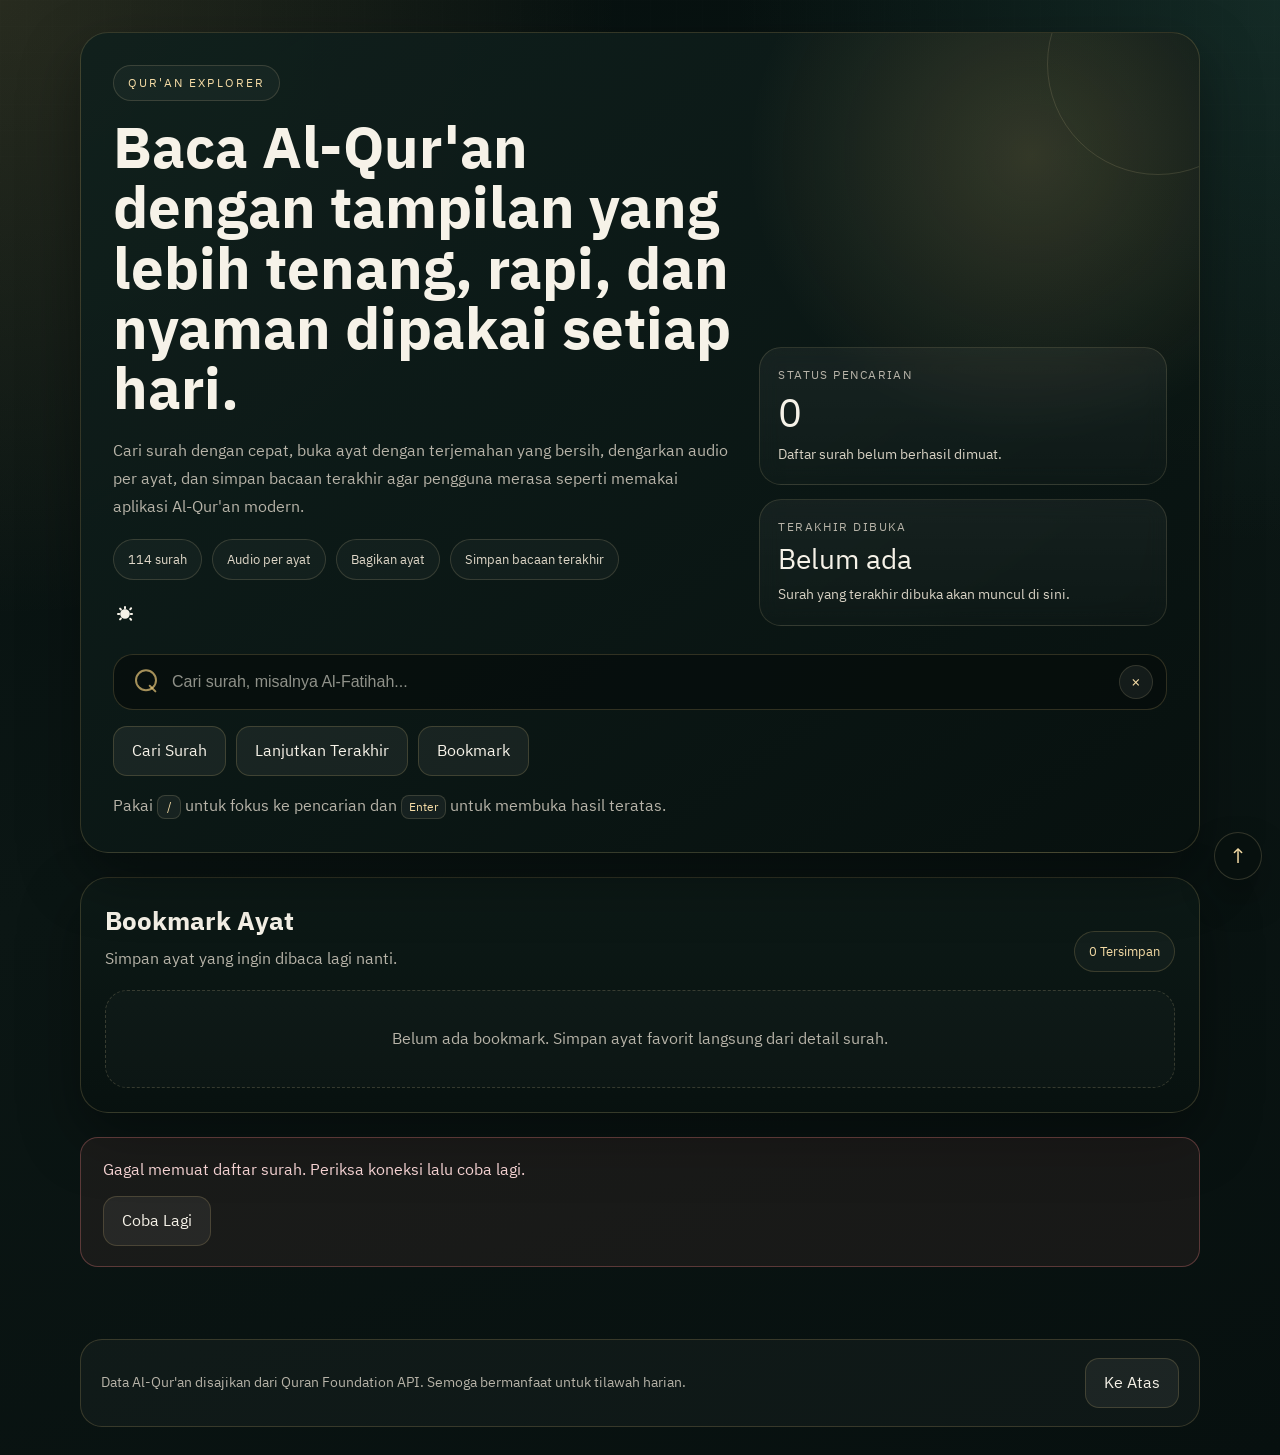
<file: index.html>
<!DOCTYPE html>
<html lang="id">
<head>
<meta charset="UTF-8">
<meta name="viewport" content="width=device-width, initial-scale=1.0">
<meta name="description" content="Baca Al-Qur'an online dengan tampilan bersih dan nyaman. Cari surah, baca ayat dengan tajwid berwarna, dengarkan audio per ayat, simpan bacaan terakhir, dan bagikan ayat dengan mudah.">
<meta name="keywords" content="myquranid, Al-Qur'an, Quran, baca Al-Qur'an online, tajwid warna, audio ayat, terjemahan Indonesia, daftar surah, ayat Al-Qur'an, Quran Explorer, mushaf digital">
<meta name="robots" content="index, follow, max-image-preview:large, max-snippet:-1, max-video-preview:-1">
<meta name="author" content="Project Irmaf">
<meta name="application-name" content="Qur'an Explorer">
<meta name="theme-color" content="#08110f">
<meta name="format-detection" content="telephone=no">
<link rel="canonical" href="https://myquran-id.vercel.app/">
<meta property="og:locale" content="id_ID">
<meta property="og:type" content="website">
<meta property="og:title" content="Qur'an Explorer | Baca Al-Qur'an Online dengan Tajwid dan Audio">
<meta property="og:description" content="Baca Al-Qur'an online dengan tajwid berwarna, audio per ayat, terjemahan yang rapi, dan fitur simpan bacaan terakhir.">
<meta property="og:site_name" content="Qur'an Explorer">
<meta property="og:url" content="https://myquran-id.vercel.app/">
<meta property="og:image" content="https://files.catbox.moe/cnuo2n.png">
<meta property="og:image:alt" content="Ikon Qur'an Explorer">
<meta property="og:image:width" content="1200">
<meta property="og:image:height" content="1200">
<meta name="twitter:card" content="summary_large_image">
<meta name="twitter:title" content="Qur'an Explorer | Baca Al-Qur'an Online dengan Tajwid dan Audio">
<meta name="twitter:description" content="Cari surah, baca ayat dengan tajwid berwarna, dengarkan audio, dan lanjutkan bacaan terakhir dengan lebih nyaman.">
<meta name="twitter:image" content="https://files.catbox.moe/cnuo2n.png">
<meta name="twitter:url" content="https://myquran-id.vercel.app/">
<link rel="icon" type="image/jpeg" href="https://files.catbox.moe/cnuo2n.png">
<title>Qur'an Explorer | Baca Al-Qur'an Online dengan Tajwid dan Audio</title>
<link rel="preconnect" href="https://fonts.googleapis.com">
<link rel="preconnect" href="https://fonts.gstatic.com" crossorigin>
<link href="https://fonts.googleapis.com/css2?family=Amiri+Quran&family=IBM+Plex+Sans+Arabic:wght@400;500;700&display=swap" rel="stylesheet">
<link rel="stylesheet" href="style.css">
<script type="application/ld+json">
{
  "@context": "https://schema.org",
  "@type": "WebApplication",
  "name": "Qur'an Explorer",
  "url": "https://myquran-id.vercel.app/",
  "applicationCategory": "EducationalApplication",
  "operatingSystem": "Web",
  "inLanguage": "id",
  "description": "Aplikasi web untuk membaca Al-Qur'an online dengan tajwid berwarna, audio per ayat, terjemahan Indonesia, dan simpan bacaan terakhir.",
  "image": "https://files.catbox.moe/cnuo2n.png",
  "offers": {
    "@type": "Offer",
    "price": "0",
    "priceCurrency": "USD"
  }
}
</script>
</head>
<body>
<main class="container">
  <section class="hero" id="hero-top-anchor">
    <div class="hero-grid">
      <div>
        <div class="eyebrow">Qur'an Explorer</div>
        <h1>Baca Al-Qur'an dengan tampilan yang lebih tenang, rapi, dan nyaman dipakai setiap hari.</h1>
        <p>Cari surah dengan cepat, buka ayat dengan terjemahan yang bersih, dengarkan audio per ayat, dan simpan bacaan terakhir agar pengguna merasa seperti memakai aplikasi Al-Qur'an modern.</p>
        <div class="hero-chip-row">
          <div class="hero-chip">114 surah</div>
          <div class="hero-chip">Audio per ayat</div>
          <div class="hero-chip">Bagikan ayat</div>
          <div class="hero-chip">Simpan bacaan terakhir</div>
        </div>
        <div class="hero-actions">
          <button type="button" class="theme-toggle icon-btn" id="themeToggle" aria-label="Ganti tema" title="Ganti tema"></button>
        </div>
      </div>

      <div class="hero-stats">
        <div class="hero-card">
          <div class="hero-card-label">Status Pencarian</div>
          <div class="hero-card-value" id="surah-count">114</div>
          <div class="hero-card-copy" id="surah-count-copy">Daftar surah siap dibuka. Pilih surah untuk mulai membaca dan mendengarkan.</div>
        </div>
        <div class="hero-card hero-card-lastread">
          <div class="hero-card-label">Terakhir Dibuka</div>
          <div class="hero-card-value hero-card-value-small" id="last-read-name">Belum ada</div>
          <div class="hero-card-copy" id="last-read-copy">Surah yang terakhir dibuka akan muncul di sini.</div>
        </div>
      </div>
    </div>

    <div class="search-box">
      <label class="sr-only" for="search">Cari surah</label>
      <input id="search" placeholder="Cari surah, misalnya Al-Fatihah..." autocomplete="off">
      <button type="button" class="search-clear-btn" id="searchClearBtn" aria-label="Hapus pencarian" title="Hapus pencarian" hidden>&times;</button>
    </div>
    <div class="quick-tools" aria-label="Aksi cepat">
      <button type="button" class="secondary quick-tool-btn" onclick="focusSearch()">Cari Surah</button>
      <button type="button" class="secondary quick-tool-btn" onclick="openLastRead()">Lanjutkan Terakhir</button>
      <button type="button" class="secondary quick-tool-btn" onclick="scrollToBookmarks()">Bookmark</button>
    </div>
    <p class="quick-tools-hint">Pakai <kbd>/</kbd> untuk fokus ke pencarian dan <kbd>Enter</kbd> untuk membuka hasil teratas.</p>
  </section>

  <div class="stack">
    <section id="bookmarks" aria-live="polite"></section>
    <section id="list" aria-live="polite"></section>
    <section id="detail" aria-live="polite"></section>
  </div>
</main>
<div class="detail-fab" id="detail-fab">
  <button type="button" class="detail-fab-btn detail-fab-icon" id="detail-fab-btn" onclick="handleFloatingJump()" aria-label="Ke atas" title="Ke atas">&#8593;</button>
</div>
<footer class="app-footer">
  <div class="app-footer-inner">
    <p class="app-footer-copy">Data Al-Qur'an disajikan dari Quran Foundation API. Semoga bermanfaat untuk tilawah harian.</p>
    <button type="button" class="secondary app-footer-btn" onclick="window.scrollTo({ top: 0, behavior: 'smooth' })">Ke Atas</button>
  </div>
</footer>
<script src="script.js"></script>
</body>
</html>
</file>
<file: style.css>
:root{
  --bg:#08110f;
  --bg-soft:#10201d;
  --panel:rgba(12, 25, 22, 0.9);
  --panel-strong:#132a25;
  --line:rgba(202, 173, 111, 0.22);
  --line-strong:rgba(240, 207, 138, 0.45);
  --text:#f6f2e8;
  --muted:#b7b3a8;
  --accent:#e8c77a;
  --accent-strong:#f4dba5;
  --shadow:0 24px 60px rgba(0, 0, 0, 0.38);
  --day-bg:#f8f4ed;
  --day-panel:#fffaf1;
  --day-text:#201a15;
  --day-muted:#6e655c;
  --day-line:rgba(178, 142, 83, 0.2);
  --day-line-strong:rgba(178, 142, 83, 0.42);
  --day-accent:#b0843f;
  --day-accent-soft:#f2e2bc;
  --day-shadow:0 22px 48px rgba(120, 91, 44, 0.12);
}

*{
  box-sizing:border-box;
}

html{
  scroll-behavior:smooth;
}

body{
  margin:0;
  min-height:100vh;
  font-family:"IBM Plex Sans Arabic", Georgia, "Times New Roman", serif;
  color:var(--text);
  background:
    radial-gradient(circle at top left, rgba(232, 199, 122, 0.15), transparent 32%),
    radial-gradient(circle at top right, rgba(41, 86, 75, 0.35), transparent 28%),
    linear-gradient(160deg, #06100f 0%, #0b1614 48%, #07100f 100%);
}

body::before{
  content:"";
  position:fixed;
  inset:0;
  pointer-events:none;
  background-image:
    linear-gradient(rgba(255,255,255,0.02) 1px, transparent 1px),
    linear-gradient(90deg, rgba(255,255,255,0.02) 1px, transparent 1px);
  background-size:26px 26px;
  mask-image:linear-gradient(to bottom, rgba(0,0,0,0.35), rgba(0,0,0,0.08));
}

body.day{
  color:var(--day-text);
  background:
    radial-gradient(circle at top left, rgba(214, 181, 109, 0.16), transparent 28%),
    radial-gradient(circle at top right, rgba(214, 181, 109, 0.1), transparent 24%),
    linear-gradient(160deg, #fcf8f0 0%, #efe5d3 48%, #fbf8f2 100%);
}

body.day::before{
  background-image:
    linear-gradient(rgba(124,96,54,0.04) 1px, transparent 1px),
    linear-gradient(90deg, rgba(124,96,54,0.04) 1px, transparent 1px);
}

body.modal-open{
  overflow:hidden;
}

.container{
  width:min(1120px, calc(100% - 32px));
  margin:0 auto;
  padding:32px 0 48px;
}

.app-footer{
  padding:0 0 28px;
}

.app-footer-inner{
  width:min(1120px, calc(100% - 32px));
  margin:0 auto;
  padding:18px 20px;
  border:1px solid var(--line);
  border-radius:22px;
  background:rgba(255,255,255,0.03);
  display:flex;
  align-items:center;
  justify-content:space-between;
  gap:16px;
}

.app-footer-copy{
  margin:0;
  color:var(--muted);
  line-height:1.7;
  font-size:14px;
}

.app-footer-btn{
  white-space:nowrap;
}

.sr-only{
  position:absolute;
  width:1px;
  height:1px;
  padding:0;
  margin:-1px;
  overflow:hidden;
  clip:rect(0, 0, 0, 0);
  white-space:nowrap;
  border:0;
}

.loading-spinner{
  display:flex;
  align-items:center;
  justify-content:center;
  min-height:200px;
}

.spinner{
  width:48px;
  height:48px;
  border:4px solid rgba(232, 199, 122, 0.2);
  border-top:4px solid var(--accent);
  border-radius:50%;
  animation:spin 1s linear infinite;
}

@keyframes spin{
  0%{transform:rotate(0deg);}
  100%{transform:rotate(360deg);}
}

.loading-text{
  margin-left:16px;
  color:var(--accent);
  font-size:16px;
}

.hero{
  position:relative;
  overflow:hidden;
  padding:32px;
  margin-bottom:24px;
  border:1px solid var(--line);
  border-radius:28px;
  background:
    radial-gradient(circle at 85% 15%, rgba(232, 199, 122, 0.18), transparent 24%),
    linear-gradient(145deg, rgba(16, 32, 29, 0.94), rgba(8, 17, 15, 0.92));
  box-shadow:var(--shadow);
}

body.day .hero,
body.day .detail-panel,
body.day .surah,
body.day .hero-card,
body.day .player-banner,
body.day .ayat,
body.day .bismillah-card,
body.day .bookmark-panel,
body.day .bookmark-card,
body.day .tajweed-guide{
  background:linear-gradient(180deg, rgba(255,255,255,0.96), rgba(248, 242, 230, 0.95));
  color:var(--day-text);
  border-color:var(--day-line);
  box-shadow:var(--day-shadow);
}

body.day .hero{
  background:
    radial-gradient(circle at 85% 15%, rgba(214, 181, 109, 0.18), transparent 24%),
    linear-gradient(145deg, rgba(255,255,255,0.96), rgba(247, 240, 226, 0.98));
}

body.day .hero-chip,
body.day .section-tag,
body.day .detail-pill,
body.day .surah-stat{
  color:#7b5929;
}

body.day .hero p,
body.day .hero-card-copy,
body.day .section-copy,
body.day .detail-subtitle,
body.day .player-status-label,
body.day .surah-meta,
body.day .arti,
body.day .status-box,
body.day .empty-state{
  color:var(--day-muted);
}

body.day .search-box input,
body.day button,
body.day .status-box{
  background:rgba(255,255,255,0.85);
  color:var(--day-text);
  border-color:var(--day-line);
}

body.day .app-footer-inner{
  background:rgba(255,255,255,0.72);
  border-color:var(--day-line);
  box-shadow:var(--day-shadow);
}

body.day .app-footer-copy{
  color:var(--day-muted);
}

body.day .surah-number{
  background:rgba(176, 132, 63, 0.08);
  color:var(--day-accent);
  border-color:rgba(176, 132, 63, 0.18);
}

body.day .surah-meta,
body.day .bookmark-meta,
body.day .tajweed-item-reading,
body.day .tajweed-legend-copy{
  color:var(--day-muted);
}

body.day .surah-arabic,
body.day .detail-title,
body.day .bookmark-title,
body.day .tajweed-item-name{
  color:#6f4b17;
}

body.day .player-status-text,
body.day .bookmark-arti{
  color:#52463c;
}

body.day .tajweed-item-arabic{
  background:rgba(176, 132, 63, 0.09);
  color:#7a5522;
}

body.day .tajweed-item-reading{
  color:var(--day-muted);
}

body.day .arab-tajweed{
  color:#2a241d;
}

body.day .empty-state{
  background:rgba(255,255,255,0.65);
  border-color:rgba(176, 132, 63, 0.2);
}

body.day button:hover{
  border-color:var(--day-line-strong);
  background:rgba(176, 132, 63, 0.08);
}

body.day .icon-btn,
body.day .icon-btn:hover,
body.day .icon-btn:focus-visible,
body.day .share-ayat-btn,
body.day .share-ayat-btn:hover,
body.day .bookmark-btn,
body.day .bookmark-btn:hover,
body.day .play-btn,
body.day .play-btn:hover{
  background:transparent;
  border-color:transparent;
  box-shadow:none;
}

body.day button.primary{
  background:linear-gradient(135deg, #c89d57, #edd6a6);
  color:#2b2115;
}

body.day button.primary:hover{
  background:linear-gradient(135deg, #d4aa63, #f1ddaf);
}

body.day .search-box input{
  background:rgba(255,255,255,0.92);
}

body.day .search-clear-btn{
  background:rgba(255,255,255,0.92);
  color:var(--day-accent);
  border-color:var(--day-line);
}

body.day .search-clear-btn:hover{
  background:rgba(176, 132, 63, 0.08);
}

body.day .search-box::before{
  border-color:rgba(176, 132, 63, 0.8);
}

body.day .search-box::after{
  background:rgba(176, 132, 63, 0.8);
}

body.day .quick-tools-hint{
  color:var(--day-muted);
}

body.day kbd{
  background:rgba(176, 132, 63, 0.08);
  color:var(--day-accent);
  border-color:rgba(176, 132, 63, 0.16);
}

body.day .surah:hover,
body.day .ayat.is-playing,
body.day .surah.is-selected{
  border-color:var(--day-line-strong);
  background:linear-gradient(180deg, rgba(255,255,255,0.98), rgba(243, 232, 210, 0.98));
}

body.day .share-panel{
  background:linear-gradient(180deg, rgba(255,255,255,0.98), rgba(246, 237, 222, 0.98));
  border-color:var(--day-line-strong);
}

body.day .reading-tools{
  background:rgba(255,255,255,0.72);
  border-color:var(--day-line);
}

body.day .reading-tools-text{
  color:#5c5146;
}

body.day .jump-ayah-input{
  background:rgba(255,255,255,0.9);
  color:var(--day-text);
  border-color:var(--day-line);
}

body.day .detail-fab-btn{
  background:rgba(255,255,255,0.94);
  color:#7a5522;
  border-color:var(--day-line);
  box-shadow:var(--day-shadow);
}

body.day .app-toast{
  background:rgba(255,255,255,0.96);
  color:var(--day-text);
  border-color:var(--day-line);
}

.hero-grid{
  position:relative;
  z-index:1;
  display:grid;
  grid-template-columns:minmax(0, 1.45fr) minmax(280px, 0.95fr);
  gap:24px;
  align-items:end;
}

.hero::after{
  content:"";
  position:absolute;
  width:220px;
  height:220px;
  right:-70px;
  top:-80px;
  border-radius:50%;
  border:1px solid rgba(240, 219, 165, 0.14);
}

.eyebrow{
  display:inline-flex;
  align-items:center;
  gap:8px;
  padding:8px 14px;
  margin-bottom:18px;
  border:1px solid rgba(240, 219, 165, 0.16);
  border-radius:999px;
  background:rgba(255,255,255,0.03);
  color:var(--accent-strong);
  font-size:12px;
  letter-spacing:0.18em;
  text-transform:uppercase;
}

.hero h1{
  margin:0;
  max-width:650px;
  font-size:clamp(34px, 5vw, 58px);
  line-height:1.04;
  font-weight:700;
}

.hero p{
  margin:16px 0 0;
  max-width:650px;
  color:var(--muted);
  font-size:16px;
  line-height:1.75;
}

.hero-chip-row{
  display:flex;
  flex-wrap:wrap;
  gap:10px;
  margin-top:18px;
}

.hero-chip{
  padding:10px 14px;
  border:1px solid rgba(240, 219, 165, 0.16);
  border-radius:999px;
  background:rgba(255,255,255,0.03);
  color:#dfd7c8;
  font-size:13px;
}

.hero-actions{
  display:flex;
  flex-wrap:wrap;
  gap:12px;
  margin-top:22px;
}

.hero-stats{
  display:grid;
  gap:14px;
}

.hero-card{
  padding:18px;
  border:1px solid rgba(240, 219, 165, 0.14);
  border-radius:22px;
  background:linear-gradient(180deg, rgba(255,255,255,0.05), rgba(255,255,255,0.02));
  backdrop-filter:blur(10px);
}

.hero-card-label{
  margin-bottom:10px;
  color:var(--muted);
  font-size:12px;
  letter-spacing:0.12em;
  text-transform:uppercase;
}

.hero-card-value{
  font-size:40px;
  line-height:1;
}

.hero-card-value-small{
  font-size:28px;
}

.hero-card-copy{
  margin-top:10px;
  color:#d8d2c4;
  line-height:1.6;
  font-size:14px;
}

.search-box{
  position:relative;
  margin-top:28px;
}

.search-box input{
  width:100%;
  padding:18px 56px 18px 58px;
  border:1px solid var(--line);
  border-radius:20px;
  background:rgba(6, 13, 12, 0.72);
  color:var(--text);
  font-size:16px;
  outline:none;
  transition:border-color .25s ease, box-shadow .25s ease, transform .25s ease;
}

.search-box input::placeholder{
  color:#8f9189;
}

.search-box::before{
  content:"";
  position:absolute;
  left:22px;
  top:50%;
  width:18px;
  height:18px;
  border:2px solid rgba(232, 199, 122, 0.7);
  border-radius:50%;
  transform:translateY(-58%);
}

.search-box::after{
  content:"";
  position:absolute;
  left:36px;
  top:54%;
  width:10px;
  height:2px;
  border-radius:999px;
  background:rgba(232, 199, 122, 0.7);
  transform:rotate(45deg);
  transform-origin:left center;
}

.search-box input:focus{
  border-color:var(--line-strong);
  box-shadow:0 0 0 5px rgba(232, 199, 122, 0.08);
  transform:translateY(-1px);
}

.search-clear-btn{
  position:absolute;
  right:14px;
  top:50%;
  display:inline-flex;
  align-items:center;
  justify-content:center;
  width:34px;
  height:34px;
  min-height:34px;
  padding:0;
  border:1px solid rgba(240, 219, 165, 0.14);
  border-radius:50%;
  background:rgba(255,255,255,0.06);
  color:var(--accent-strong);
  transform:translateY(-50%);
}

.search-clear-btn:hover{
  background:rgba(232, 199, 122, 0.12);
}

.quick-tools{
  display:flex;
  flex-wrap:wrap;
  gap:10px;
  margin-top:16px;
}

.quick-tool-btn{
  white-space:nowrap;
}

.quick-tools-hint{
  margin:12px 0 0;
  color:var(--muted);
  font-size:13px;
  line-height:1.6;
}

kbd{
  display:inline-flex;
  align-items:center;
  justify-content:center;
  min-width:24px;
  height:24px;
  padding:0 7px;
  border:1px solid rgba(240, 219, 165, 0.16);
  border-radius:8px;
  background:rgba(255,255,255,0.05);
  color:var(--accent-strong);
  font:inherit;
  font-size:12px;
}

.stack{
  display:grid;
  gap:24px;
}

.list-grid{
  display:grid;
  grid-template-columns:repeat(auto-fit, minmax(240px, 1fr));
  gap:16px;
}

.section-head{
  display:flex;
  align-items:flex-end;
  justify-content:space-between;
  gap:16px;
  margin:0 0 18px;
}

.section-title{
  margin:0;
  font-size:26px;
}

.section-copy{
  margin-top:6px;
  color:var(--muted);
  line-height:1.6;
}

.section-tag{
  padding:10px 14px;
  border:1px solid var(--line);
  border-radius:999px;
  background:rgba(255,255,255,0.03);
  color:var(--accent-strong);
  font-size:13px;
  white-space:nowrap;
}

.surah{
  position:relative;
  overflow:hidden;
  width:100%;
  padding:18px;
  border:1px solid var(--line);
  border-radius:22px;
  background:linear-gradient(180deg, rgba(18, 36, 32, 0.94), rgba(10, 22, 19, 0.96));
  box-shadow:0 20px 40px rgba(0, 0, 0, 0.18);
  cursor:pointer;
  text-align:left;
  transition:transform .22s ease, border-color .22s ease, box-shadow .22s ease;
}

.surah::before{
  content:"";
  position:absolute;
  inset:0;
  background:linear-gradient(135deg, rgba(232, 199, 122, 0.08), transparent 45%);
  opacity:0;
  transition:opacity .22s ease;
}

.surah:hover{
  transform:translateY(-4px);
  border-color:var(--line-strong);
  box-shadow:0 24px 45px rgba(0, 0, 0, 0.28);
}

.surah:hover::before,
.surah.is-selected::before{
  opacity:1;
}

.surah.is-selected{
  border-color:var(--line-strong);
  background:linear-gradient(180deg, rgba(28, 54, 48, 0.98), rgba(11, 24, 21, 0.98));
}

.surah:focus-visible,
button:focus-visible,
.search-box input:focus-visible{
  outline:2px solid var(--accent-strong);
  outline-offset:3px;
}

.surah-number{
  display:flex;
  align-items:center;
  justify-content:center;
  width:46px;
  height:46px;
  margin-bottom:18px;
  border:1px solid rgba(240, 219, 165, 0.22);
  border-radius:16px;
  background:rgba(255,255,255,0.03);
  color:var(--accent);
  font-size:15px;
}

.surah-name{
  margin:0 0 6px;
  font-size:23px;
  line-height:1.2;
}

.surah-arabic{
  color:var(--accent-strong);
  font-size:18px;
  text-align:right;
}

.surah-meta{
  margin-top:10px;
  color:var(--muted);
  font-size:14px;
  line-height:1.6;
}

.surah-stats{
  display:flex;
  flex-wrap:wrap;
  gap:8px;
  margin-top:14px;
}

.surah-stat{
  padding:6px 10px;
  border:1px solid rgba(240, 219, 165, 0.12);
  border-radius:999px;
  background:rgba(255,255,255,0.03);
  color:#ddd4c3;
  font-size:12px;
}

.surah-foot{
  display:flex;
  align-items:center;
  justify-content:space-between;
  gap:12px;
  margin-top:18px;
}

.surah-badge{
  padding:7px 10px;
  border-radius:999px;
  background:rgba(232, 199, 122, 0.12);
  color:var(--accent-strong);
  font-size:12px;
}

.surah-arrow{
  color:var(--accent-strong);
  font-size:13px;
  letter-spacing:0.08em;
  text-transform:uppercase;
}

body.day .surah-arrow{
  color:var(--day-accent);
}

.detail-panel{
  padding:24px;
  border:1px solid var(--line);
  border-radius:28px;
  background:linear-gradient(180deg, rgba(13, 26, 23, 0.98), rgba(8, 18, 16, 0.96));
  box-shadow:var(--shadow);
}

.bookmark-panel{
  padding:24px;
  border:1px solid var(--line);
  border-radius:28px;
  background:linear-gradient(180deg, rgba(13, 26, 23, 0.98), rgba(8, 18, 16, 0.96));
  box-shadow:var(--shadow);
}

.bookmark-list{
  display:grid;
  grid-template-columns:repeat(auto-fit, minmax(260px, 1fr));
  gap:16px;
}

.bookmark-card{
  padding:18px;
  border:1px solid var(--line);
  border-radius:22px;
  background:rgba(255,255,255,0.03);
}

.bookmark-top,
.bookmark-actions{
  display:flex;
  align-items:flex-start;
  justify-content:space-between;
  gap:12px;
}

.bookmark-title{
  font-size:20px;
  font-weight:700;
}

.bookmark-meta{
  margin-top:4px;
  color:var(--muted);
  font-size:14px;
}

.bookmark-arab{
  margin:16px 0 10px;
  text-align:right;
  direction:rtl;
  unicode-bidi:plaintext;
  font-family:"Amiri Quran", "Traditional Arabic", serif;
  font-size:28px;
  line-height:1.9;
  letter-spacing:0;
  overflow-wrap:anywhere;
}

.bookmark-arab-text{
  font:inherit;
}

.bookmark-arab .ayah-mark{
  margin-inline-start:8px;
  font-size:.78em;
}

.bookmark-arti{
  color:#d4cec1;
  line-height:1.7;
  font-size:14px;
}

.detail-shell{
  display:grid;
  gap:16px;
}

.detail-head{
  display:flex;
  align-items:flex-start;
  justify-content:space-between;
  gap:16px;
}

.detail-title{
  margin:0;
  font-size:30px;
}

.detail-subtitle{
  margin-top:8px;
  color:var(--muted);
  line-height:1.6;
}

.detail-meta{
  display:flex;
  flex-wrap:wrap;
  gap:10px;
  margin-top:16px;
}

.detail-pill{
  padding:10px 14px;
  border:1px solid rgba(240, 219, 165, 0.16);
  border-radius:999px;
  background:rgba(255,255,255,0.03);
  color:#ddd4c3;
  font-size:13px;
}

.top-buttons{
  display:flex;
  flex-wrap:wrap;
  gap:10px;
}

.bismillah-card{
  padding:18px 20px;
  border:1px solid rgba(240, 219, 165, 0.14);
  border-radius:20px;
  text-align:center;
  font-size:clamp(32px, 4vw, 42px);
  line-height:2;
  color:#ffffff;
  background:rgba(255,255,255,0.03);
}

.detail-fab{
  position:fixed;
  right:18px;
  bottom:20px;
  z-index:900;
  display:flex;
  flex-direction:column;
  gap:10px;
}

.detail-fab-btn{
  width:48px;
  height:48px;
  padding:0;
  border-radius:50%;
  border:1px solid rgba(240, 219, 165, 0.18);
  background:rgba(8, 17, 15, 0.92);
  color:var(--accent-strong);
  box-shadow:0 18px 36px rgba(0, 0, 0, 0.28);
  backdrop-filter:blur(10px);
}

.detail-fab-icon{
  display:inline-flex;
  align-items:center;
  justify-content:center;
  font-size:22px;
  line-height:1;
}

.detail-fab-btn:hover{
  background:rgba(21, 39, 34, 0.96);
}

.player-banner{
  display:flex;
  align-items:center;
  justify-content:space-between;
  gap:14px;
  padding:14px 16px;
  border:1px solid rgba(240, 219, 165, 0.14);
  border-radius:18px;
  background:rgba(255,255,255,0.03);
}

.player-status-label{
  margin-bottom:4px;
  color:var(--muted);
  font-size:12px;
  letter-spacing:0.12em;
  text-transform:uppercase;
}

.player-status-text{
  color:#ebe1cf;
  line-height:1.55;
}

.reading-tools{
  display:flex;
  align-items:center;
  justify-content:space-between;
  gap:14px;
  padding:16px;
  border:1px solid rgba(240, 219, 165, 0.14);
  border-radius:20px;
  background:rgba(255,255,255,0.03);
}

.reading-tools-title{
  font-size:18px;
  font-weight:700;
}

.reading-tools-text{
  margin-top:4px;
  color:var(--muted);
  line-height:1.55;
  font-size:14px;
}

.reading-tools-actions{
  display:flex;
  flex-wrap:wrap;
  align-items:center;
  gap:10px;
}

.reading-tools-btn{
  white-space:nowrap;
}

.jump-ayah-box{
  display:flex;
  align-items:center;
  gap:10px;
}

.jump-ayah-input{
  width:130px;
  padding:11px 14px;
  border:1px solid var(--line);
  border-radius:14px;
  background:rgba(6, 13, 12, 0.6);
  color:var(--text);
  font:inherit;
  outline:none;
}

.jump-ayah-input:focus{
  border-color:var(--line-strong);
  box-shadow:0 0 0 4px rgba(232, 199, 122, 0.08);
}

.jump-ayah-input::-webkit-outer-spin-button,
.jump-ayah-input::-webkit-inner-spin-button{
  -webkit-appearance:none;
  margin:0;
}

.tajweed-guide{
  padding:18px;
  border:1px solid rgba(240, 219, 165, 0.14);
  border-radius:20px;
  background:rgba(255,255,255,0.03);
}

.tajweed-guide-head{
  display:flex;
  align-items:flex-start;
  justify-content:space-between;
  gap:14px;
}

.tajweed-legend-title{
  margin:0;
  font-size:20px;
}

.tajweed-legend-copy{
  margin:6px 0 0;
  color:var(--muted);
  line-height:1.6;
}

.tajweed-toggle-btn{
  white-space:nowrap;
}

.tajweed-guide-panel{
  margin-top:14px;
}

.tajweed-legend-list{
  display:grid;
  grid-template-columns:repeat(auto-fit, minmax(180px, 1fr));
  gap:10px;
}

.tajweed-item{
  display:flex;
  align-items:flex-start;
  gap:10px;
  padding:10px 12px;
  border:1px solid rgba(240, 219, 165, 0.1);
  border-radius:16px;
  background:rgba(255,255,255,0.025);
}

.tajweed-chip{
  display:inline-flex;
  align-items:center;
  justify-content:center;
  min-width:74px;
  padding:7px 10px;
  border-radius:999px;
  color:#111;
  font-size:12px;
  font-weight:700;
}

.tajweed-item-name{
  color:#ebe1cf;
  font-size:14px;
  font-weight:700;
}

.tajweed-item-copy{
  display:grid;
  gap:4px;
  min-width:0;
}

.tajweed-item-arabic{
  display:inline-flex;
  align-items:center;
  width:fit-content;
  max-width:100%;
  padding:3px 8px;
  border-radius:999px;
  background:rgba(232, 199, 122, 0.08);
  color:var(--accent-strong);
  font-family:"Amiri Quran", "Traditional Arabic", serif;
  font-size:15px;
  line-height:1.35;
  white-space:nowrap;
  overflow:hidden;
  text-overflow:ellipsis;
}

.tajweed-item-reading{
  color:var(--muted);
  font-size:13px;
  line-height:1.55;
}

button{
  padding:12px 18px;
  border:1px solid var(--line);
  border-radius:14px;
  background:rgba(255,255,255,0.03);
  color:var(--text);
  font:inherit;
  cursor:pointer;
  transition:transform .18s ease, border-color .18s ease, background .18s ease, color .18s ease;
}

button:hover{
  transform:translateY(-1px);
  border-color:var(--line-strong);
  background:rgba(232, 199, 122, 0.12);
}

button.primary{
  background:linear-gradient(135deg, #e8c77a, #f3deb0);
  border-color:transparent;
  color:#1d1710;
  font-weight:700;
}

button.primary:hover{
  background:linear-gradient(135deg, #f1d796, #f7e6be);
}

button.secondary,
.theme-toggle{
  background:rgba(255,255,255,0.06);
}

.theme-toggle{
  width:auto;
  height:auto;
  min-width:0;
  min-height:0;
  padding:0;
  border:none;
  background:transparent;
  box-shadow:none;
}

.theme-toggle .icon-btn-icon{
  width:24px;
  height:24px;
}

body .theme-toggle:hover,
body .theme-toggle:focus-visible{
  background:transparent;
  border-color:transparent;
  box-shadow:none;
}

body.day .theme-toggle{
  color:var(--day-accent);
}

body.day .theme-toggle:hover{
  background:transparent;
  border-color:transparent;
}

button.is-active{
  border-color:var(--line-strong);
  background:rgba(232, 199, 122, 0.16);
  color:var(--accent-strong);
}

button:disabled{
  opacity:0.55;
  cursor:not-allowed;
  transform:none;
}

.ayat-list{
  display:grid;
  gap:16px;
}

.ayat{
  padding:20px;
  border:1px solid var(--line);
  border-radius:22px;
  background:rgba(255,255,255,0.025);
  transition:border-color .2s ease, background .2s ease, transform .2s ease;
  overflow:hidden;
}

.ayat.is-playing{
  border-color:var(--line-strong);
  background:rgba(232, 199, 122, 0.06);
  transform:translateY(-2px);
}

.ayat.is-focused{
  border-color:#f4dba5;
  box-shadow:0 0 0 4px rgba(244, 219, 165, 0.12);
}

.arab{
  margin-bottom:16px;
  text-align:right;
  font-family:"Amiri Quran", "Traditional Arabic", serif;
  font-size:clamp(34px, 4.2vw, 46px);
  line-height:2.05;
  letter-spacing:0;
  overflow-wrap:anywhere;
}

.arab-tajweed{
  direction:rtl;
  unicode-bidi:plaintext;
}

.arab-tajweed tajweed,
.arab-tajweed .tajweed{
  font:inherit;
}

.ayah-mark{
  display:inline-flex;
  align-items:center;
  margin-inline-start:10px;
  color:var(--accent-strong);
  font-family:"Amiri Quran", "Traditional Arabic", serif;
  font-size:.8em;
  line-height:1;
  white-space:nowrap;
  vertical-align:middle;
  direction:rtl;
  unicode-bidi:isolate;
}

.arab-tajweed tajweed.ham_wasl,
.arab-tajweed .ham_wasl{color:#c7c7c7;background:transparent;}

.tajweed-chip.ham_wasl{color:#1a1a1a;background:#c7c7c7;}

.arab-tajweed tajweed.slnt,
.arab-tajweed .slnt{color:#9fb3c8;background:transparent;}

.tajweed-chip.slnt{color:#111;background:#9fb3c8;}

.arab-tajweed tajweed.ghn,
.arab-tajweed .ghn{color:#f5a524;background:transparent;}

.tajweed-chip.ghn{color:#111;background:#f5a524;}

.arab-tajweed tajweed.idgh_ghn,
.arab-tajweed .idgh_ghn{color:#8ad06d;background:transparent;}

.tajweed-chip.idgh_ghn{color:#111;background:#8ad06d;}

.arab-tajweed tajweed.ikhf,
.arab-tajweed .ikhf{color:#63c0df;background:transparent;}

.tajweed-chip.ikhf{color:#111;background:#63c0df;}

.arab-tajweed tajweed.iqlb,
.arab-tajweed .iqlb{color:#d47474;background:transparent;}

.tajweed-chip.iqlb{color:#111;background:#d47474;}

.arab-tajweed tajweed.idgh_w_ghn,
.arab-tajweed .idgh_w_ghn{color:#b58cff;background:transparent;}

.tajweed-chip.idgh_w_ghn{color:#111;background:#b58cff;}

.arab-tajweed tajweed.qlq,
.arab-tajweed .qlq{color:#f28f45;background:transparent;}

.tajweed-chip.qlq{color:#111;background:#f28f45;}

.arab-tajweed tajweed.madda_normal,
.arab-tajweed .madda_normal{color:#68d0ae;background:transparent;}

.tajweed-chip.madda_normal{color:#111;background:#68d0ae;}

.arab-tajweed tajweed.madda_permissible,
.arab-tajweed .madda_permissible,
.arab-tajweed tajweed.madda_necessary,
.arab-tajweed .madda_necessary,
.arab-tajweed tajweed.madda_obligatory,
.arab-tajweed .madda_obligatory{color:#f0d66f;background:transparent;}

.tajweed-chip.madda_permissible,
.tajweed-chip.madda_necessary,
.tajweed-chip.madda_obligatory{color:#111;background:#f0d66f;}

.arab-tajweed tajweed.qalaqah,
.arab-tajweed .qalaqah{color:#f28f45;background:transparent;}

.tajweed-chip.qalaqah{color:#111;background:#f28f45;}

.arti{
  color:#d4cec1;
  font-size:15px;
  line-height:1.75;
  overflow-wrap:anywhere;
}

.progress{
  height:6px;
  margin-top:18px;
  border-radius:999px;
  background:rgba(255,255,255,0.08);
  overflow:hidden;
}

.progress-bar{
  height:100%;
  width:0;
  border-radius:inherit;
  background:linear-gradient(90deg, #d7b160, #f4deb0);
  transition:width .12s linear;
}

.ayat-buttons{
  display:flex;
  flex-wrap:wrap;
  align-items:center;
  gap:14px;
  margin-top:14px;
}

.play-btn,
.share-ayat-btn,
.bookmark-btn{
  width:auto;
}

.ayat-buttons button{
  min-height:auto;
  padding:0;
  border:none;
  border-radius:0;
  background:transparent;
  box-shadow:none;
}

.icon-btn{
  display:inline-flex;
  align-items:center;
  justify-content:center;
  padding:0;
  border:none;
  background:transparent;
  box-shadow:none;
  width:auto;
  min-width:0;
  min-height:0;
}

.icon-btn-icon{
  display:inline-flex;
  align-items:center;
  justify-content:center;
  width:22px;
  height:22px;
  line-height:1;
}

.icon-btn-icon svg{
  display:block;
  width:100%;
  height:100%;
}

.ayat-buttons .icon-btn:hover{
  transform:translateY(-1px);
  border:none;
  background:transparent;
  color:var(--accent-strong);
}

.ayat-buttons .icon-btn:focus-visible{
  outline:2px solid rgba(240, 219, 165, 0.45);
  outline-offset:6px;
  border-radius:0;
}

.share-ayat-btn{
  background:transparent;
  color:#fff;
  border:none;
  font-weight:400;
}

.bookmark-btn.is-bookmarked{
  border:none;
  background:transparent;
  color:var(--accent-strong);
}

.share-modal{
  position:fixed;
  inset:0;
  display:flex;
  align-items:center;
  justify-content:center;
  z-index:1000;
  opacity:0;
  visibility:hidden;
  transition:opacity .25s ease, visibility .25s ease;
}

.share-modal.open{
  opacity:1;
  visibility:visible;
}

.share-backdrop{
  position:absolute;
  inset:0;
  background:rgba(8, 17, 15, 0.94);
}

.share-panel{
  position:relative;
  z-index:1;
  background:var(--panel-strong);
  border:1px solid var(--line-strong);
  border-radius:24px;
  padding:28px;
  max-width:420px;
  width:min(92vw, 420px);
  max-height:88vh;
  overflow-y:auto;
  box-shadow:var(--shadow);
  text-align:center;
}

.share-image-canvas{
  display:block;
  max-width:100%;
  border-radius:16px;
  box-shadow:var(--shadow);
  margin:18px auto 20px;
}

.share-buttons{
  display:flex;
  gap:12px;
  flex-wrap:wrap;
  justify-content:center;
}

.share-loading{
  display:none;
  margin:20px 0;
  min-height:120px;
}

.share-loading.open{
  display:flex;
}

.empty-state{
  padding:36px 24px;
  border:1px dashed rgba(240, 219, 165, 0.18);
  border-radius:22px;
  text-align:center;
  color:var(--muted);
  background:rgba(255,255,255,0.02);
}

.status-box{
  padding:20px 22px;
  border:1px solid var(--line);
  border-radius:18px;
  background:rgba(255,255,255,0.03);
  color:#ddd4c3;
}

.status-box.error{
  border-color:rgba(214, 116, 116, 0.35);
  background:rgba(214, 116, 116, 0.08);
  color:#f3d1d1;
}

.status-box p{
  margin:0 0 14px;
}

.app-toast{
  position:fixed;
  left:50%;
  bottom:26px;
  transform:translateX(-50%) translateY(20px);
  padding:12px 16px;
  border:1px solid rgba(240, 219, 165, 0.18);
  border-radius:14px;
  background:rgba(8, 17, 15, 0.96);
  color:#f6f2e8;
  box-shadow:var(--shadow);
  opacity:0;
  visibility:hidden;
  transition:opacity .2s ease, transform .2s ease, visibility .2s ease;
  z-index:1200;
}

.app-toast.open{
  opacity:1;
  visibility:visible;
  transform:translateX(-50%) translateY(0);
}

@media (max-width:720px){
  .container{
    width:min(100% - 20px, 1120px);
    padding:20px 0 32px;
  }

  .app-footer{
    padding:0 0 20px;
  }

  .app-footer-inner{
    width:min(100% - 20px, 1120px);
    padding:14px 16px;
    flex-direction:column;
    align-items:flex-start;
  }

  .app-footer-btn{
    width:100%;
  }

  .hero{
    padding:22px 18px;
    border-radius:22px;
  }

  .hero-grid{
    grid-template-columns:1fr;
  }

  .detail-panel{
    padding:18px;
    border-radius:22px;
  }

  .bookmark-panel{
    padding:18px;
    border-radius:22px;
  }

  .reading-tools{
    flex-direction:column;
    align-items:flex-start;
    padding:14px;
  }

  .reading-tools-actions{
    width:100%;
    flex-direction:column;
    align-items:stretch;
  }

  .reading-tools-btn{
    width:100%;
  }

  .jump-ayah-box{
    width:100%;
  }

  .jump-ayah-input{
    width:100%;
    min-width:0;
  }

  .tajweed-legend-list{
    grid-template-columns:1fr;
  }

  .tajweed-guide-head{
    flex-direction:column;
    align-items:flex-start;
  }

  .detail-head,
  .player-banner{
    flex-direction:column;
    align-items:flex-start;
  }

  .detail-title{
    font-size:26px;
  }

  .top-buttons{
    width:100%;
  }

  .top-buttons button,
  .hero-actions button{
    width:100%;
  }

  .quick-tools{
    display:grid;
    grid-template-columns:repeat(3, minmax(0, 1fr));
  }

  .quick-tool-btn{
    width:100%;
    padding-left:12px;
    padding-right:12px;
    font-size:13px;
  }

  .quick-tools-hint{
    font-size:12px;
  }

  .surah{
    padding:16px;
  }

  .ayat{
    padding:18px;
    border-radius:18px;
  }

  .arab{
    font-size:clamp(28px, 9vw, 38px);
    line-height:1.95;
    margin-bottom:14px;
  }

  .arti{
    font-size:14px;
    line-height:1.7;
  }

  .ayat-buttons{
    gap:12px;
    margin-top:12px;
  }

  .ayat-buttons button{
    min-height:auto;
    padding:0;
    border-radius:0;
    font-size:inherit;
    line-height:1;
  }

  .icon-btn{
    padding:0;
  }

  .icon-btn-icon{
    width:20px;
    height:20px;
  }

  .play-btn,
  .share-ayat-btn,
  .bookmark-btn{
    width:auto;
  }

  .progress{
    margin-top:14px;
  }

  .share-panel{
    padding:22px;
  }

  .detail-fab{
    right:12px;
    bottom:14px;
    gap:8px;
  }

  .detail-fab-btn{
    width:42px;
    height:42px;
  }

  .detail-fab-icon{
    font-size:18px;
  }
}
</file>
